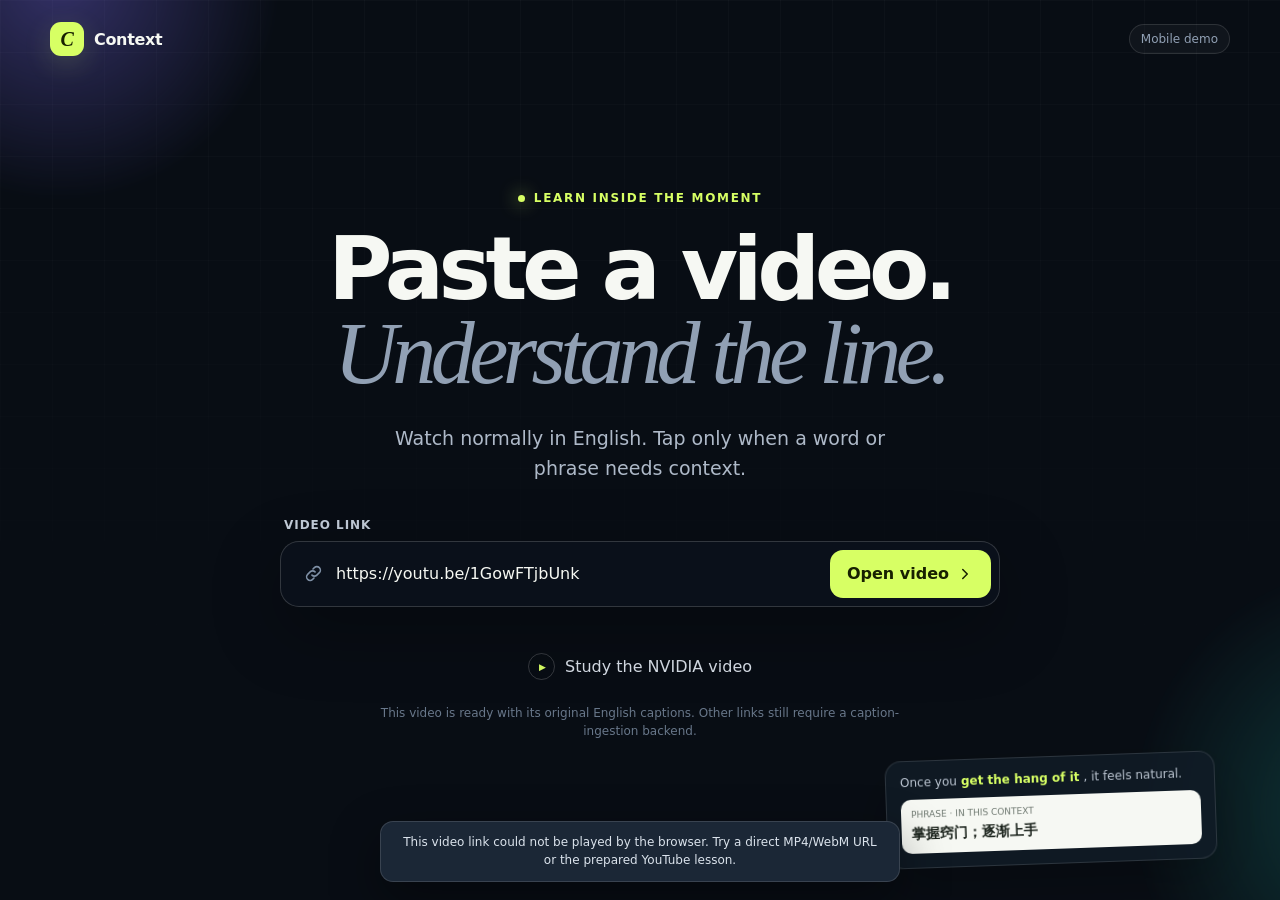
<file: NVIDIA/index.html>
<!doctype html>
<html lang="en">
  <head>
    <meta charset="UTF-8" />
    <meta name="viewport" content="width=device-width, initial-scale=1, viewport-fit=cover" />
    <meta name="theme-color" content="#080d14" />
    <title>Context — Video Language Demo</title>
    <link rel="stylesheet" href="styles.css" />
  </head>
  <body data-variant="A">
    <main id="app">
      <section id="importScreen" class="screen import-screen" aria-labelledby="heroTitle">
        <div class="ambient ambient-one"></div>
        <div class="ambient ambient-two"></div>

        <header class="landing-header">
          <a class="brand" href="#" aria-label="Context home">
            <span class="brand-mark" aria-hidden="true">C</span>
            <span>Context</span>
          </a>
          <span class="prototype-tag">Mobile demo</span>
        </header>

        <div class="hero">
          <p class="eyebrow"><span></span> Learn inside the moment</p>
          <h1 id="heroTitle">Paste a video.<br /><em>Understand the line.</em></h1>
          <p class="hero-copy">
            Watch normally in English. Tap only when a word or phrase needs context.
          </p>

          <form id="linkForm" class="link-form" novalidate>
            <label for="videoUrl">Video link</label>
            <div class="url-control">
              <span class="link-icon" aria-hidden="true">
                <svg viewBox="0 0 24 24" fill="none"><path d="M10.2 13.8a4 4 0 0 0 5.66 0l2.82-2.82a4 4 0 1 0-5.66-5.66l-1.61 1.61M13.8 10.2a4 4 0 0 0-5.66 0l-2.82 2.82a4 4 0 0 0 5.66 5.66l1.6-1.6" stroke="currentColor" stroke-width="1.8" stroke-linecap="round"/></svg>
              </span>
              <input id="videoUrl" name="videoUrl" type="url" inputmode="url" autocomplete="url" value="https://youtu.be/1GowFTjbUnk" placeholder="Paste YouTube or video URL" aria-describedby="urlHint" />
              <button type="submit" class="open-button">
                <span>Open video</span>
                <svg viewBox="0 0 24 24" fill="none" aria-hidden="true"><path d="m9 18 6-6-6-6" stroke="currentColor" stroke-width="2" stroke-linecap="round" stroke-linejoin="round"/></svg>
              </button>
            </div>
            <p id="formError" class="form-error" role="alert"></p>
          </form>

          <button id="demoButton" class="demo-button" type="button">
            <span class="demo-play" aria-hidden="true">▶</span>
            Study the NVIDIA video
          </button>
          <p id="urlHint" class="support-note">This video is ready with its original English captions. Other links still require a caption-ingestion backend.</p>
        </div>

        <div class="interaction-preview" aria-hidden="true">
          <div class="preview-caption">
            <span>Once you</span>
            <strong>get the hang of it</strong>
            <span>, it feels natural.</span>
          </div>
          <div class="preview-answer">
            <small>Phrase · in this context</small>
            <b>掌握窍门；逐渐上手</b>
          </div>
        </div>
      </section>

      <section id="loadingScreen" class="screen loading-screen" hidden aria-live="polite">
        <div class="loader-orbit"><span></span><i></i></div>
        <p class="eyebrow"><span></span> Preparing your video</p>
        <h2 id="loadingTitle">Opening the source…</h2>
        <p id="loadingStatus">Checking the video link</p>
        <div class="progress-track"><span id="loadingProgress"></span></div>
      </section>

      <section id="playerScreen" class="screen player-screen" hidden>
        <header class="player-header">
          <button id="backButton" class="icon-button" type="button" aria-label="Paste another link">
            <svg viewBox="0 0 24 24" fill="none"><path d="m15 18-6-6 6-6" stroke="currentColor" stroke-width="2" stroke-linecap="round" stroke-linejoin="round"/></svg>
          </button>
          <a class="brand compact" href="#" aria-label="Context home">
            <span class="brand-mark" aria-hidden="true">C</span>
            <span>Context</span>
          </a>
          <div id="sourceBadge" class="source-badge">YouTube · Crayon Capital</div>
        </header>

        <div class="player-layout">
          <div class="video-column">
            <div id="videoStage" class="video-stage">
              <video id="video" controls playsinline preload="metadata" src="sample/lesson.mp4"></video>
              <div id="youtubePlayer" class="youtube-player" hidden aria-label="Embedded YouTube video player"></div>

              <div id="captionLayer" class="caption-layer" aria-live="polite">
                <div class="caption-meta">
                  <span>English</span>
                  <button id="sentenceButton" type="button">Explain full line</button>
                </div>
                <div id="captionText" class="caption-text"></div>
                <p class="tap-hint">Tap a highlighted phrase or a dotted CET-6 word</p>
              </div>
            </div>

            <div class="player-foot">
              <div>
                <p class="lesson-kicker">Now playing</p>
                <h2 id="lessonTitle">NVIDIA Explained Like You're 5</h2>
              </div>
              <p id="timeReadout" class="time-readout">00:00 / 00:30</p>
            </div>
          </div>

          <aside class="context-rail" aria-label="Current subtitle context">
            <p class="rail-label">Current line</p>
            <p id="railCurrent" class="rail-current"></p>
            <p class="rail-label next-label">Coming next</p>
            <p id="railNext" class="rail-next"></p>
          </aside>
        </div>

        <div id="prototypeState" class="prototype-state" hidden></div>
      </section>
    </main>

    <div id="sheetBackdrop" class="sheet-backdrop" hidden></div>
    <section id="explanationSheet" class="explanation-sheet" role="dialog" aria-modal="true" aria-labelledby="selectionTitle" hidden>
      <div class="sheet-handle" aria-hidden="true"></div>
      <header class="sheet-header">
        <div>
          <p id="selectionType" class="selection-type">CET-6 contextual dictionary · phrase</p>
          <h2 id="selectionTitle">get the hang of it</h2>
        </div>
        <button id="closeSheet" class="icon-button sheet-close" type="button" aria-label="Close explanation">
          <svg viewBox="0 0 24 24" fill="none"><path d="m7 7 10 10M17 7 7 17" stroke="currentColor" stroke-width="2" stroke-linecap="round"/></svg>
        </button>
      </header>

      <div id="explanationLoading" class="explanation-loading">
        <span></span><span></span><span></span>
        <p>Reading the surrounding sentence…</p>
      </div>

      <div id="explanationContent" class="explanation-content" hidden>
        <div class="translation-row">
          <span class="translation-label">Natural Chinese</span>
          <strong id="translationText">掌握窍门；逐渐上手</strong>
        </div>
        <div class="context-block">
          <span>Meaning here</span>
          <p id="meaningText"></p>
        </div>
        <div class="context-block soft">
          <span>Why this phrasing</span>
          <p id="patternText"></p>
        </div>
        <div id="dictionaryBlock" class="context-block dictionary-block" hidden>
          <span>Built-in CET-6 dictionary</span>
          <p id="dictionaryText"></p>
        </div>
        <div class="source-context">
          <span>From the video</span>
          <p id="sourceText"></p>
        </div>
        <div class="sheet-actions">
          <button id="replayButton" class="replay-button" type="button">
            <svg viewBox="0 0 24 24" fill="none"><path d="M4 12a8 8 0 1 0 2.34-5.66L4 8.67M4 4v4.67h4.67" stroke="currentColor" stroke-width="1.8" stroke-linecap="round" stroke-linejoin="round"/></svg>
            Replay line
          </button>
          <span id="responseTime" class="response-time">Demo AI · 0.4s</span>
        </div>
      </div>
    </section>

    <nav id="variantSwitcher" class="variant-switcher" aria-label="Prototype variant switcher" hidden>
      <button id="prevVariant" type="button" aria-label="Previous design">←</button>
      <span id="variantLabel">A · Immersive</span>
      <button id="nextVariant" type="button" aria-label="Next design">→</button>
    </nav>

    <div id="toast" class="toast" role="status" hidden></div>
    <script src="app.js"></script>
  </body>
</html>
</file>
<file: NVIDIA/styles.css>
:root {
  color-scheme: dark;
  --ink: #080d14;
  --ink-soft: #101824;
  --panel: #121c29;
  --panel-2: #192536;
  --line: rgba(255, 255, 255, 0.12);
  --muted: #91a0b4;
  --paper: #f6f8f3;
  --accent: #d7ff64;
  --accent-ink: #172000;
  --violet: #8473ff;
  --cyan: #2de0cc;
  --danger: #ff8c83;
  --radius-xl: 32px;
  --radius-lg: 22px;
  font-family: Inter, ui-sans-serif, system-ui, -apple-system, BlinkMacSystemFont, "Segoe UI", sans-serif;
  background: var(--ink);
  color: var(--paper);
}

* { box-sizing: border-box; }
html { min-height: 100%; background: var(--ink); }
body { min-width: 320px; min-height: 100dvh; margin: 0; overflow-x: hidden; background: var(--ink); }
button, input { font: inherit; }
button { color: inherit; }
button:focus-visible, input:focus-visible { outline: 3px solid rgba(215, 255, 100, .55); outline-offset: 3px; }
[hidden] { display: none !important; }

.screen { min-height: 100dvh; }
.import-screen { position: relative; isolation: isolate; overflow: hidden; padding: max(22px, env(safe-area-inset-top)) 20px max(32px, env(safe-area-inset-bottom)); }
.ambient { position: absolute; z-index: -2; border-radius: 50%; filter: blur(2px); opacity: .65; }
.ambient-one { width: 460px; height: 460px; top: -250px; left: -170px; background: radial-gradient(circle, rgba(132,115,255,.54), transparent 68%); }
.ambient-two { width: 520px; height: 520px; right: -360px; bottom: -170px; background: radial-gradient(circle, rgba(45,224,204,.32), transparent 68%); }
.import-screen::before { content: ""; position: absolute; z-index: -3; inset: 0; background-image: linear-gradient(rgba(255,255,255,.025) 1px, transparent 1px), linear-gradient(90deg, rgba(255,255,255,.025) 1px, transparent 1px); background-size: 52px 52px; mask-image: linear-gradient(to bottom, #000, transparent 80%); }

.landing-header, .player-header { display: flex; align-items: center; justify-content: space-between; width: min(1180px, 100%); margin: 0 auto; }
.brand { display: inline-flex; align-items: center; gap: 10px; color: var(--paper); text-decoration: none; font-weight: 750; letter-spacing: -.02em; }
.brand-mark { display: grid; place-items: center; width: 34px; height: 34px; border-radius: 11px; background: var(--accent); color: var(--accent-ink); font-family: Georgia, serif; font-size: 20px; font-style: italic; box-shadow: 0 8px 28px rgba(215,255,100,.16); }
.prototype-tag, .source-badge { padding: 7px 11px; border: 1px solid var(--line); border-radius: 999px; color: var(--muted); background: rgba(255,255,255,.035); font-size: 12px; }

.hero { width: min(800px, 100%); margin: clamp(84px, 15vh, 150px) auto 0; text-align: center; }
.eyebrow { display: flex; justify-content: center; align-items: center; gap: 9px; margin: 0 0 22px; color: var(--accent); font-size: 12px; font-weight: 750; letter-spacing: .14em; text-transform: uppercase; }
.eyebrow > span { width: 7px; height: 7px; border-radius: 50%; background: currentColor; box-shadow: 0 0 18px currentColor; }
h1 { margin: 0; font-size: clamp(47px, 8vw, 88px); line-height: .96; letter-spacing: -.062em; font-weight: 690; }
h1 em { color: var(--muted); font-family: Georgia, "Times New Roman", serif; font-weight: 400; }
.hero-copy { max-width: 560px; margin: 26px auto 34px; color: #aeb9c8; font-size: clamp(16px, 2vw, 19px); line-height: 1.6; }
.link-form { width: min(720px, 100%); margin: 0 auto; text-align: left; }
.link-form > label { display: block; margin: 0 0 9px 4px; color: #c4ceda; font-size: 12px; font-weight: 700; letter-spacing: .08em; text-transform: uppercase; }
.url-control { display: grid; grid-template-columns: 30px 1fr auto; align-items: center; gap: 8px; padding: 8px 8px 8px 17px; border: 1px solid rgba(255,255,255,.16); border-radius: 19px; background: rgba(12,19,29,.78); box-shadow: 0 22px 70px rgba(0,0,0,.3); backdrop-filter: blur(20px); transition: border-color .2s, box-shadow .2s; }
.url-control:focus-within { border-color: rgba(215,255,100,.55); box-shadow: 0 22px 80px rgba(0,0,0,.42), 0 0 0 4px rgba(215,255,100,.07); }
.link-icon { display: grid; place-items: center; color: #7f90a6; }
.link-icon svg { width: 21px; }
.url-control input { min-width: 0; width: 100%; height: 48px; padding: 0; border: 0; outline: 0; background: transparent; color: var(--paper); font-size: 16px; }
.url-control input::placeholder { color: #69788c; }
.open-button { display: flex; align-items: center; gap: 7px; min-height: 48px; padding: 0 17px; border: 0; border-radius: 13px; background: var(--accent); color: var(--accent-ink); font-weight: 800; cursor: pointer; }
.open-button svg { width: 18px; }
.form-error { min-height: 20px; margin: 8px 4px 0; color: var(--danger); font-size: 13px; }
.demo-button { display: inline-flex; align-items: center; gap: 10px; min-height: 44px; margin-top: 10px; padding: 0 14px; border: 0; background: transparent; color: #d9e0e9; cursor: pointer; }
.demo-play { display: grid; place-items: center; width: 27px; height: 27px; padding-left: 2px; border: 1px solid rgba(255,255,255,.18); border-radius: 50%; color: var(--accent); font-size: 9px; }
.support-note { max-width: 570px; margin: 15px auto 0; color: #68778a; font-size: 12px; line-height: 1.5; }

.interaction-preview { display: none; }

.loading-screen { display: grid; place-content: center; padding: 24px; text-align: center; }
.loader-orbit { position: relative; width: 76px; height: 76px; margin: 0 auto 34px; border: 1px solid rgba(255,255,255,.13); border-radius: 50%; animation: spin 2.4s linear infinite; }
.loader-orbit span { position: absolute; width: 13px; height: 13px; top: 5px; left: 9px; border-radius: 50%; background: var(--accent); box-shadow: 0 0 22px rgba(215,255,100,.65); }
.loader-orbit i { position: absolute; width: 7px; height: 7px; right: 2px; bottom: 17px; border-radius: 50%; background: var(--violet); }
.loading-screen .eyebrow { margin-bottom: 14px; }
.loading-screen h2 { margin: 0; font-size: clamp(30px, 6vw, 48px); letter-spacing: -.04em; }
.loading-screen > p:not(.eyebrow) { color: var(--muted); }
.progress-track { width: min(360px, 78vw); height: 3px; margin: 24px auto 0; overflow: hidden; border-radius: 999px; background: rgba(255,255,255,.1); }
.progress-track span { display: block; width: 0%; height: 100%; background: linear-gradient(90deg, var(--violet), var(--accent)); transition: width .45s ease; }
@keyframes spin { to { transform: rotate(360deg); } }

.player-screen { padding: max(14px, env(safe-area-inset-top)) 14px calc(32px + env(safe-area-inset-bottom)); background: radial-gradient(circle at 50% -20%, #1a2738, var(--ink) 45%); }
.player-header { min-height: 54px; margin-bottom: 16px; }
.icon-button { display: grid; flex: 0 0 auto; place-items: center; width: 42px; height: 42px; padding: 0; border: 1px solid var(--line); border-radius: 13px; background: rgba(255,255,255,.04); cursor: pointer; }
.icon-button svg { width: 20px; }
.brand.compact { position: absolute; left: 50%; transform: translateX(-50%); }
.brand.compact .brand-mark { width: 29px; height: 29px; border-radius: 9px; font-size: 17px; }
.source-badge { max-width: 40vw; overflow: hidden; white-space: nowrap; text-overflow: ellipsis; }
.player-layout { width: min(1180px, 100%); margin: 0 auto; }
.video-column { min-width: 0; }
.video-stage { position: relative; overflow: hidden; width: 100%; aspect-ratio: 16 / 9; border: 1px solid rgba(255,255,255,.11); border-radius: clamp(18px, 3vw, 32px); background: #03070c; box-shadow: 0 30px 90px rgba(0,0,0,.42); }
.video-stage video, .video-stage iframe, .youtube-player { display: block; width: 100%; height: 100%; border: 0; object-fit: contain; background: #020509; }
.caption-layer { position: absolute; z-index: 4; left: 50%; bottom: 56px; width: min(850px, 92%); padding: 11px 14px 13px; transform: translateX(-50%); border: 1px solid rgba(255,255,255,.14); border-radius: 17px; background: rgba(5,10,17,.78); box-shadow: 0 16px 50px rgba(0,0,0,.45); backdrop-filter: blur(18px); text-align: center; transition: opacity .2s, transform .2s; }
.caption-meta { display: flex; justify-content: space-between; align-items: center; margin-bottom: 5px; }
.caption-meta span { color: var(--accent); font-size: 10px; font-weight: 800; letter-spacing: .1em; text-transform: uppercase; }
.caption-meta button { min-height: 28px; padding: 3px 8px; border: 0; border-radius: 8px; background: transparent; color: #aeb9c6; font-size: 11px; cursor: pointer; }
.caption-meta button:hover { background: rgba(255,255,255,.07); color: #fff; }
.caption-text { display: flex; flex-wrap: wrap; justify-content: center; align-items: baseline; gap: 2px 5px; min-height: 34px; color: white; font-size: clamp(17px, 2.5vw, 25px); font-weight: 620; line-height: 1.42; letter-spacing: -.015em; }
.caption-token { min-height: 32px; margin: -4px -3px; padding: 3px 4px; border: 0; border-radius: 7px; background: transparent; cursor: pointer; }
.caption-token:hover, .caption-token:active { background: rgba(255,255,255,.12); }
.caption-token.phrase { padding-inline: 7px; background: rgba(215,255,100,.13); color: #eaffab; box-shadow: inset 0 -1px 0 rgba(215,255,100,.72); }
.caption-token.cet6-word { color: #dce8f6; text-decoration: underline dotted rgba(215,255,100,.75); text-decoration-thickness: 2px; text-underline-offset: 4px; }
.caption-token.cet6-word:hover, .caption-token.cet6-word:active { color: var(--accent); background: rgba(215,255,100,.1); }
.caption-punctuation { margin-left: -4px; }
.tap-hint { margin: 5px 0 0; color: #7d8ca0; font-size: 10px; }
.player-foot { display: flex; align-items: flex-start; justify-content: space-between; gap: 20px; padding: 18px 4px 0; }
.lesson-kicker, .rail-label { margin: 0 0 5px; color: var(--muted); font-size: 10px; font-weight: 800; letter-spacing: .11em; text-transform: uppercase; }
.player-foot h2 { margin: 0; font-size: clamp(17px, 3vw, 22px); letter-spacing: -.025em; }
.time-readout { flex: 0 0 auto; margin: 3px 0 0; color: var(--muted); font-variant-numeric: tabular-nums; font-size: 12px; }
.context-rail { display: none; }

.sheet-backdrop { position: fixed; z-index: 40; inset: 0; background: rgba(0,0,0,.58); backdrop-filter: blur(4px); animation: fade-in .18s ease both; }
.explanation-sheet { position: fixed; z-index: 50; right: 0; bottom: 0; left: 0; max-height: min(76dvh, 680px); overflow-y: auto; padding: 10px 20px calc(24px + env(safe-area-inset-bottom)); border: 1px solid rgba(255,255,255,.15); border-radius: 28px 28px 0 0; background: #f2f4ee; color: #111820; box-shadow: 0 -28px 90px rgba(0,0,0,.5); animation: sheet-up .3s cubic-bezier(.22,.75,.2,1) both; }
.sheet-handle { width: 42px; height: 4px; margin: 0 auto 13px; border-radius: 999px; background: #b6bdb7; }
.sheet-header { display: flex; align-items: flex-start; justify-content: space-between; gap: 20px; max-width: 750px; margin: 0 auto; }
.selection-type { margin: 0 0 5px; color: #64706b; font-size: 11px; font-weight: 800; letter-spacing: .1em; text-transform: uppercase; }
.sheet-header h2 { margin: 0; font-family: Georgia, "Times New Roman", serif; font-size: clamp(29px, 8vw, 43px); font-weight: 500; line-height: 1.06; letter-spacing: -.035em; }
.sheet-close { border-color: rgba(0,0,0,.1); background: rgba(0,0,0,.045); color: #111820; }
.explanation-loading { display: grid; grid-template-columns: repeat(3, 8px); justify-content: center; gap: 7px; max-width: 750px; min-height: 220px; margin: 0 auto; place-content: center; }
.explanation-loading span { width: 8px; height: 8px; border-radius: 50%; background: #252e27; animation: bounce 1s ease-in-out infinite; }
.explanation-loading span:nth-child(2) { animation-delay: .12s; }
.explanation-loading span:nth-child(3) { animation-delay: .24s; }
.explanation-loading p { grid-column: 1 / -1; margin: 10px 0 0; color: #737c76; font-size: 12px; }
.explanation-content { max-width: 750px; margin: 22px auto 0; }
.translation-row { display: flex; flex-direction: column; gap: 4px; padding: 17px 18px; border-radius: 17px; background: #17201a; color: white; }
.translation-label, .context-block span, .source-context span { color: #78837c; font-size: 10px; font-weight: 800; letter-spacing: .1em; text-transform: uppercase; }
.translation-row strong { color: var(--accent); font-size: 22px; }
.context-block { padding: 17px 2px 13px; border-bottom: 1px solid #d5dad3; }
.context-block p, .source-context p { margin: 7px 0 0; font-size: 15px; line-height: 1.58; }
.context-block.soft p { color: #48524b; }
.dictionary-block { margin-top: 0; padding-top: 13px; }
.dictionary-block p { color: #33443a; white-space: pre-line; }
.source-context { margin-top: 14px; padding: 13px 15px; border-radius: 14px; background: #e4e8e1; }
.source-context p { color: #354038; font-style: italic; }
.sheet-actions { display: flex; align-items: center; justify-content: space-between; gap: 18px; margin-top: 17px; }
.replay-button { display: inline-flex; align-items: center; gap: 8px; min-height: 44px; padding: 0 15px; border: 0; border-radius: 12px; background: #111820; color: white; font-weight: 750; cursor: pointer; }
.replay-button svg { width: 18px; }
.response-time { color: #69736d; font-size: 11px; }
@keyframes sheet-up { from { transform: translateY(35px); opacity: 0; } }
@keyframes fade-in { from { opacity: 0; } }
@keyframes bounce { 0%, 60%, 100% { transform: translateY(0); opacity: .45; } 30% { transform: translateY(-5px); opacity: 1; } }

.toast { position: fixed; z-index: 80; right: 16px; bottom: calc(18px + env(safe-area-inset-bottom)); left: 16px; max-width: 520px; margin: auto; padding: 12px 15px; border: 1px solid rgba(255,255,255,.13); border-radius: 13px; background: #1b2736; color: #dbe3ec; box-shadow: 0 18px 50px rgba(0,0,0,.4); font-size: 12px; line-height: 1.45; text-align: center; }
.variant-switcher { position: fixed; z-index: 90; bottom: calc(12px + env(safe-area-inset-bottom)); left: 50%; display: flex; align-items: center; gap: 5px; padding: 5px; transform: translateX(-50%); border: 1px solid rgba(255,255,255,.18); border-radius: 999px; background: rgba(9,14,22,.9); box-shadow: 0 12px 35px rgba(0,0,0,.45); backdrop-filter: blur(14px); }
.variant-switcher button { width: 34px; height: 34px; padding: 0; border: 0; border-radius: 50%; background: rgba(255,255,255,.08); cursor: pointer; }
.variant-switcher span { min-width: 120px; text-align: center; font-size: 11px; font-weight: 750; }
.prototype-state { position: fixed; right: 12px; bottom: 60px; z-index: 80; max-width: 220px; padding: 8px 10px; border: 1px solid var(--line); border-radius: 10px; background: rgba(8,13,20,.86); color: var(--muted); font: 10px/1.4 ui-monospace, monospace; }

@media (min-width: 880px) {
  .import-screen { padding-inline: 38px; }
  .interaction-preview { position: absolute; right: max(30px, 5vw); bottom: 36px; display: block; width: 330px; padding: 14px; transform: rotate(-2deg); border: 1px solid rgba(255,255,255,.12); border-radius: 16px; background: rgba(17,27,39,.82); box-shadow: 0 22px 60px rgba(0,0,0,.25); }
  .preview-caption { display: flex; flex-wrap: wrap; gap: 4px; color: #bbc5d1; font-size: 12px; }
  .preview-caption strong { color: var(--accent); font-weight: 700; }
  .preview-answer { margin-top: 10px; padding: 10px; border-radius: 10px; background: var(--paper); color: #182019; }
  .preview-answer small { display: block; margin-bottom: 4px; color: #707a72; font-size: 9px; text-transform: uppercase; }
  .preview-answer b { font-size: 14px; }
  .player-screen { padding-inline: 28px; }
  .explanation-sheet { right: 24px; bottom: 24px; left: auto; width: min(520px, calc(100vw - 48px)); max-height: calc(100dvh - 48px); padding: 12px 25px 25px; border-radius: 25px; }
  .sheet-backdrop { background: rgba(0,0,0,.28); }
}

@media (min-width: 1040px) {
  body[data-variant="B"] .player-layout { display: grid; grid-template-columns: minmax(0, 1fr) 310px; gap: 20px; align-items: stretch; }
  body[data-variant="B"] .context-rail { display: flex; flex-direction: column; padding: 24px; border: 1px solid var(--line); border-radius: 28px; background: rgba(18,28,41,.74); }
  body[data-variant="B"] .rail-current { margin: 8px 0 0; font-family: Georgia, "Times New Roman", serif; font-size: 27px; line-height: 1.35; }
  body[data-variant="B"] .next-label { margin-top: auto; }
  body[data-variant="B"] .rail-next { margin: 5px 0 0; color: var(--muted); line-height: 1.5; }
  body[data-variant="B"] .caption-layer { bottom: 18px; width: 94%; }
  body[data-variant="B"] .tap-hint { display: none; }
  body[data-variant="C"] .video-stage { max-width: 900px; margin: 0 auto; aspect-ratio: 21 / 9; }
  body[data-variant="C"] .caption-layer { bottom: 18px; width: min(760px, 84%); padding-block: 16px; }
  body[data-variant="C"] .caption-text { font-size: 28px; }
  body[data-variant="C"] .player-foot { max-width: 900px; margin-inline: auto; }
}

@media (max-width: 600px) {
  .hero { margin-top: 76px; }
  h1 { font-size: clamp(44px, 13vw, 60px); }
  .hero-copy { margin-block: 22px 28px; }
  .url-control { grid-template-columns: 25px 1fr; padding: 7px 9px 7px 14px; }
  .open-button { grid-column: 1 / -1; justify-content: center; width: 100%; }
  .support-note { max-width: 340px; }
  .brand.compact > span:last-child { display: none; }
  .caption-layer { bottom: 51px; width: 95%; padding: 8px 10px 10px; border-radius: 14px; }
  .caption-meta { margin-bottom: 2px; }
  .caption-text { gap: 0 3px; min-height: 30px; line-height: 1.28; }
  .caption-token { min-height: 30px; }
  .tap-hint { display: none; }
  .player-foot { padding-top: 14px; }
  .explanation-sheet { max-height: 82dvh; }
  .translation-row strong { font-size: 20px; }
  body[data-variant="B"] .caption-layer { position: relative; left: auto; bottom: auto; width: 100%; margin-top: 10px; transform: none; border-color: rgba(255,255,255,.09); background: var(--panel); }
  body[data-variant="B"] .video-stage { overflow: visible; margin-bottom: 112px; }
  body[data-variant="C"] .caption-layer { bottom: -100px; width: 94%; background: #ecf0e9; color: #152019; }
  body[data-variant="C"] .caption-text { color: #152019; }
  body[data-variant="C"] .caption-token.phrase { color: #334400; background: rgba(127,154,40,.13); box-shadow: inset 0 -1px 0 #6c7f2d; }
  body[data-variant="C"] .caption-meta button, body[data-variant="C"] .caption-meta span { color: #59634e; }
  body[data-variant="C"] .video-stage { overflow: visible; margin-bottom: 110px; }
}

@media (prefers-reduced-motion: reduce) {
  *, *::before, *::after { scroll-behavior: auto !important; animation-duration: .01ms !important; animation-iteration-count: 1 !important; transition-duration: .01ms !important; }
}
</file>
